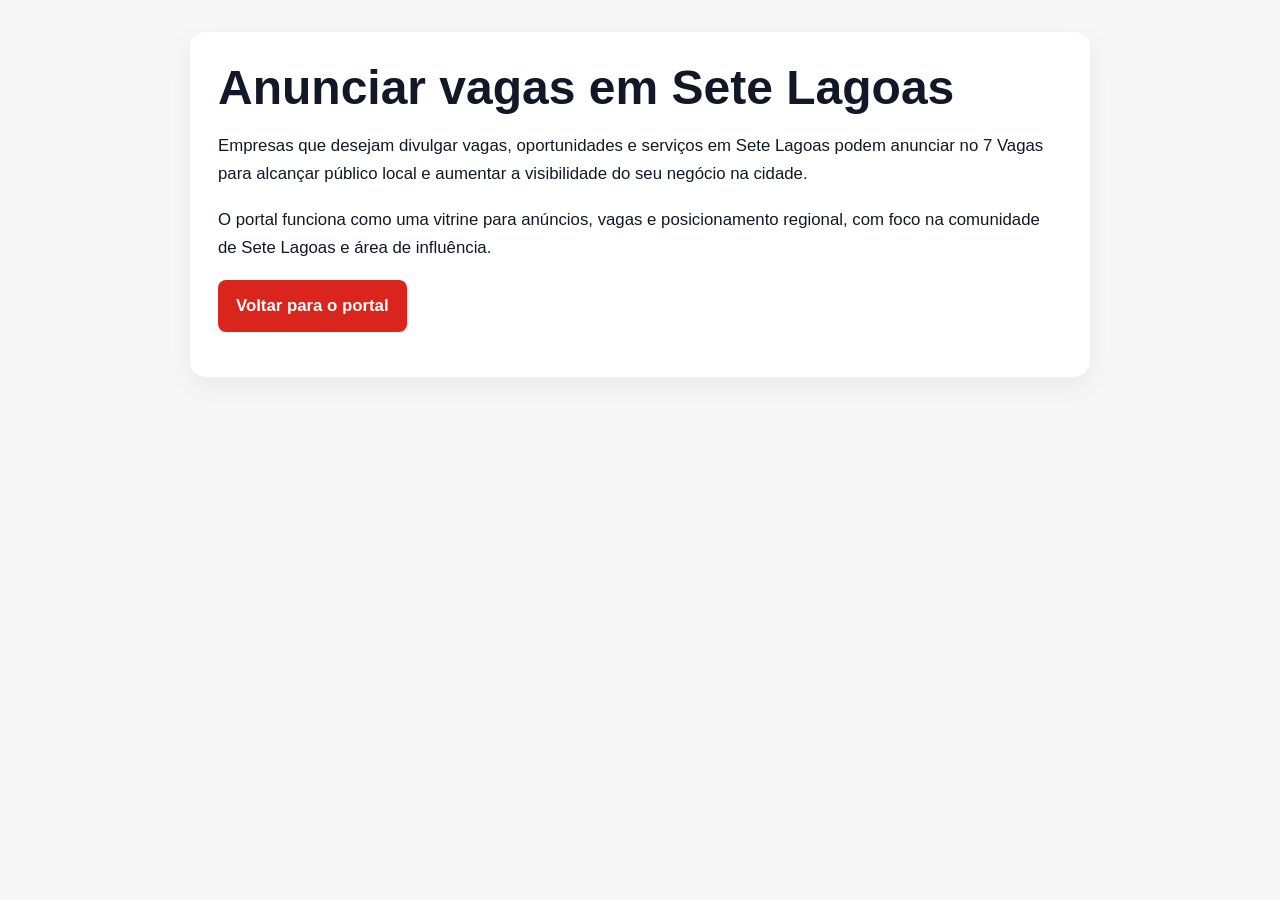
<file: public/anunciar-vagas-sete-lagoas.html>
<!DOCTYPE html>
<html lang="pt-BR">
<head>
  <meta charset="UTF-8" />
  <meta name="viewport" content="width=device-width, initial-scale=1.0" />
  <title>Anunciar vagas em Sete Lagoas | 7 Vagas</title>
  <meta name="description" content="Divulgue vagas, produtos e serviços em Sete Lagoas com o 7 Vagas e alcance candidatos na cidade." />
  <meta name="robots" content="index,follow" />
  <link rel="canonical" href="https://setelagoasvagas.web.app/anunciar-vagas-sete-lagoas.html" />
  <style>
    body { font-family: Arial, sans-serif; margin: 0; background: #f7f7f7; color: #111827; }
    .wrap { max-width: 900px; margin: 0 auto; padding: 32px 20px 80px; }
    .card { background: white; border-radius: 16px; padding: 28px; box-shadow: 0 10px 30px rgba(0,0,0,.06); }
    h1 { font-size: clamp(2rem, 4vw, 3rem); margin: 0 0 16px; }
    p { line-height: 1.7; font-size: 1.05rem; }
    a { color: #DA251D; }
    .btn { display: inline-block; background: #DA251D; color: white; padding: 12px 18px; border-radius: 8px; text-decoration: none; font-weight: 700; }
  </style>
</head>
<body>
  <div class="wrap">
    <div class="card">
      <h1>Anunciar vagas em Sete Lagoas</h1>
      <p>Empresas que desejam divulgar vagas, oportunidades e serviços em Sete Lagoas podem anunciar no 7 Vagas para alcançar público local e aumentar a visibilidade do seu negócio na cidade.</p>
      <p>O portal funciona como uma vitrine para anúncios, vagas e posicionamento regional, com foco na comunidade de Sete Lagoas e área de influência.</p>
      <p><a class="btn" href="/">Voltar para o portal</a></p>
    </div>
  </div>
</body>
</html>
</file>
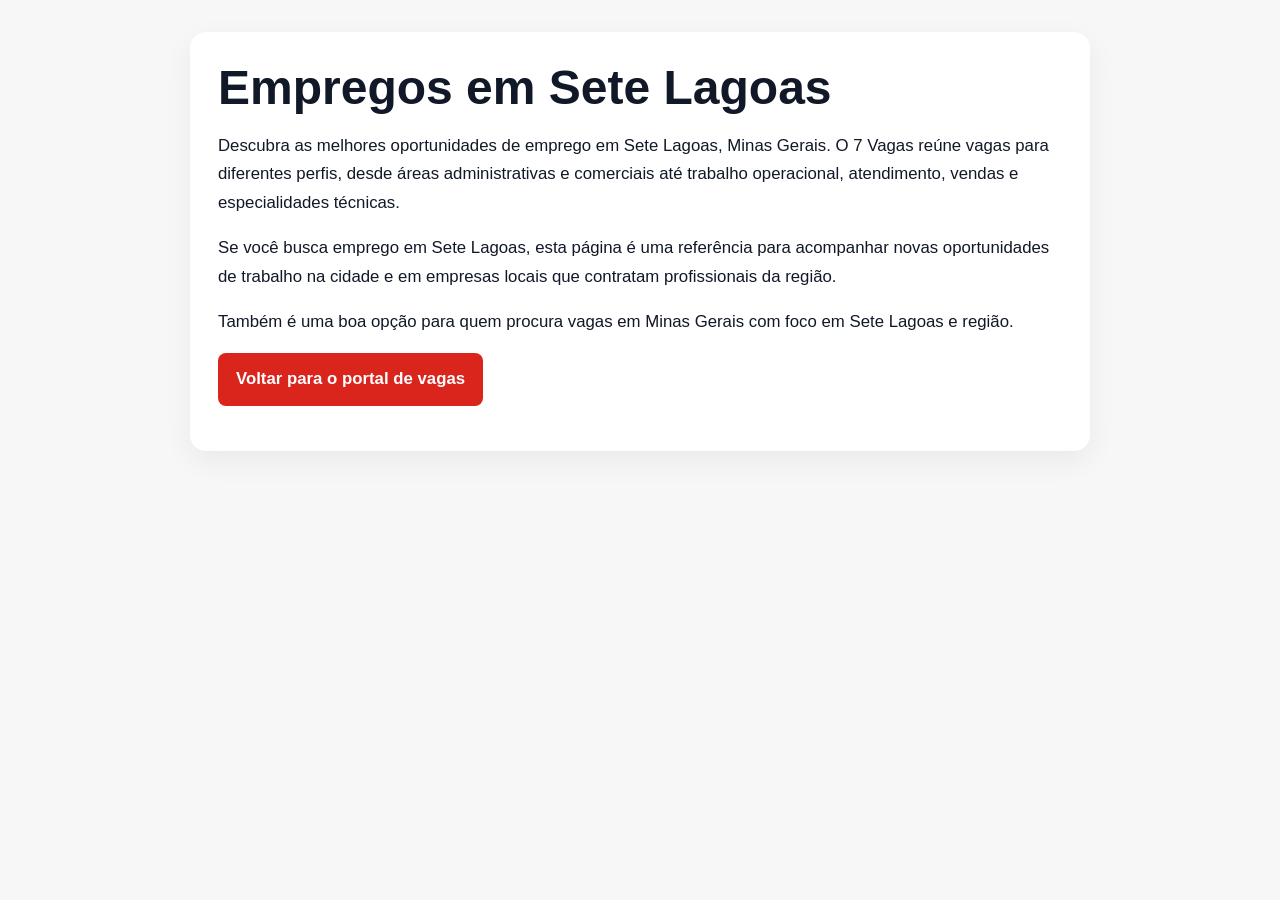
<file: public/empregos-sete-lagoas.html>
<!DOCTYPE html>
<html lang="pt-BR">
<head>
  <meta charset="UTF-8" />
  <meta name="viewport" content="width=device-width, initial-scale=1.0" />
  <title>Empregos em Sete Lagoas | Vagas em Sete Lagoas, MG</title>
  <meta name="description" content="Encontre empregos em Sete Lagoas, MG e oportunidades de trabalho em empresas locais. Veja vagas e oportunidades para diversas áreas." />
  <meta name="robots" content="index,follow" />
  <link rel="canonical" href="https://setelagoasvagas.web.app/empregos-sete-lagoas.html" />
  <style>
    body { font-family: Arial, sans-serif; margin: 0; background: #f7f7f7; color: #111827; }
    .wrap { max-width: 900px; margin: 0 auto; padding: 32px 20px 80px; }
    .card { background: white; border-radius: 16px; padding: 28px; box-shadow: 0 10px 30px rgba(0,0,0,.06); }
    h1 { font-size: clamp(2rem, 4vw, 3rem); margin: 0 0 16px; }
    p { line-height: 1.7; font-size: 1.05rem; }
    a { color: #DA251D; }
    .btn { display: inline-block; background: #DA251D; color: white; padding: 12px 18px; border-radius: 8px; text-decoration: none; font-weight: 700; }
  </style>
</head>
<body>
  <div class="wrap">
    <div class="card">
      <h1>Empregos em Sete Lagoas</h1>
      <p>Descubra as melhores oportunidades de emprego em Sete Lagoas, Minas Gerais. O 7 Vagas reúne vagas para diferentes perfis, desde áreas administrativas e comerciais até trabalho operacional, atendimento, vendas e especialidades técnicas.</p>
      <p>Se você busca emprego em Sete Lagoas, esta página é uma referência para acompanhar novas oportunidades de trabalho na cidade e em empresas locais que contratam profissionais da região.</p>
      <p>Também é uma boa opção para quem procura vagas em Minas Gerais com foco em Sete Lagoas e região.</p>
      <p><a class="btn" href="/">Voltar para o portal de vagas</a></p>
    </div>
  </div>
</body>
</html>
</file>
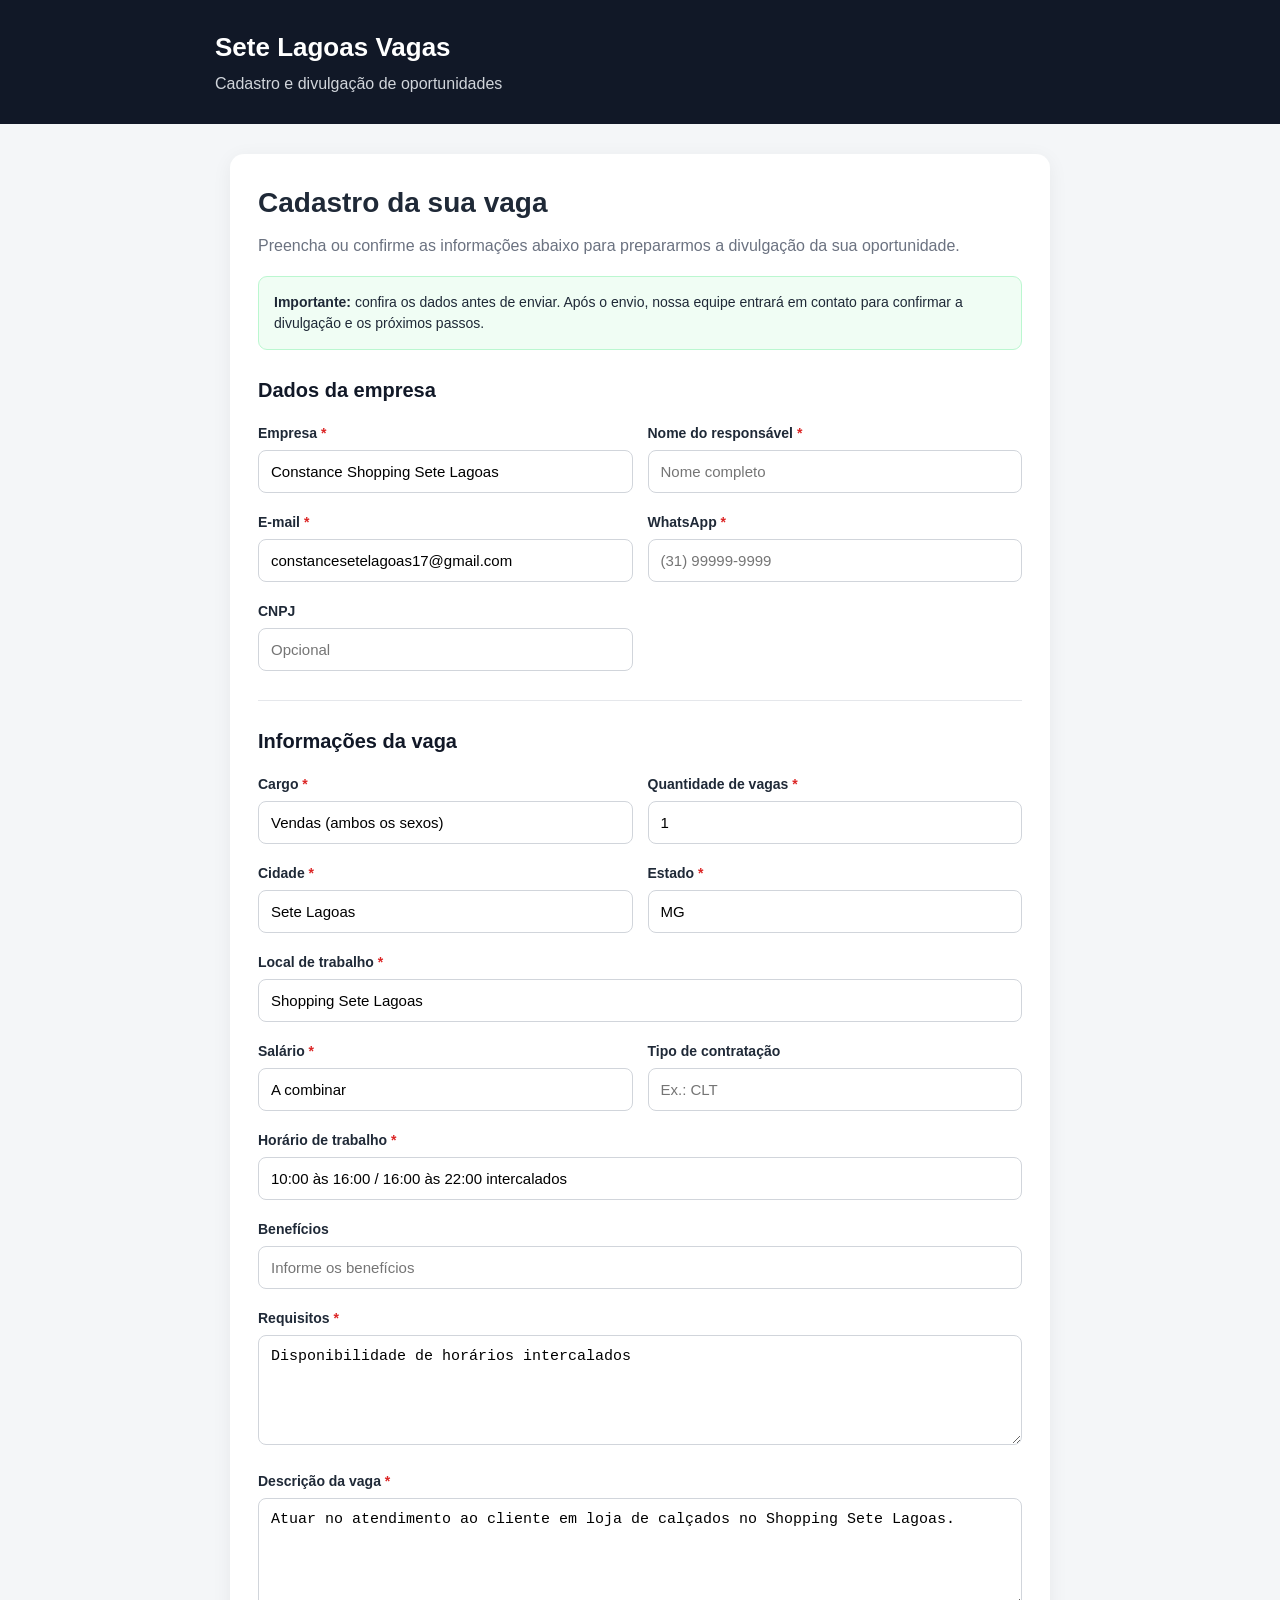
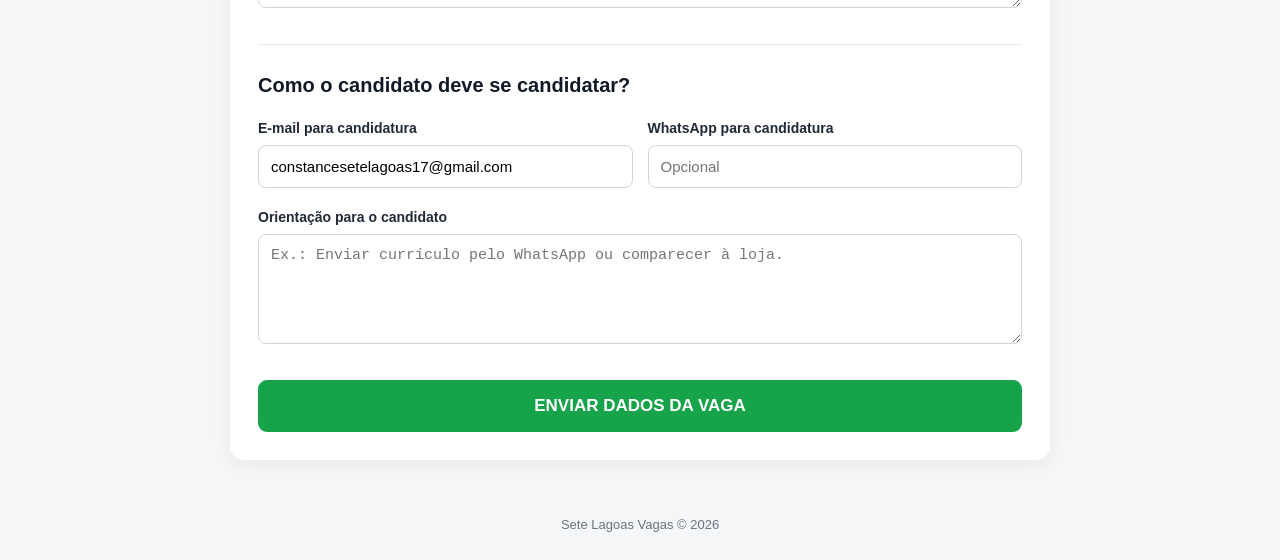
<file: public/formulario.html>
<!DOCTYPE html>
<html lang="pt-BR">
<head>
<meta charset="UTF-8">
<meta name="viewport" content="width=device-width, initial-scale=1.0">

<title>Cadastro de Vaga | Sete Lagoas Vagas</title>

<style>
*{
    box-sizing:border-box;
    margin:0;
    padding:0;
}

body{
    font-family:Arial, Helvetica, sans-serif;
    background:#f4f6f8;
    color:#1f2937;
    line-height:1.5;
}

header{
    background:#111827;
    color:white;
    padding:28px 20px;
}

.header{
    max-width:850px;
    margin:auto;
}

.logo{
    font-size:26px;
    font-weight:800;
}

.header p{
    margin-top:5px;
    color:#d1d5db;
}

.container{
    max-width:850px;
    margin:30px auto;
    padding:0 15px;
}

.card{
    background:white;
    border-radius:14px;
    padding:28px;
    box-shadow:0 4px 20px rgba(0,0,0,.06);
}

.intro{
    margin-bottom:25px;
}

.intro h1{
    font-size:28px;
    margin-bottom:10px;
}

.intro p{
    color:#6b7280;
}

.notice{
    margin-top:18px;
    background:#f0fdf4;
    border:1px solid #bbf7d0;
    padding:15px;
    border-radius:9px;
    font-size:14px;
}

h2{
    font-size:20px;
    margin:25px 0 18px;
    color:#111827;
}

h2:first-child{
    margin-top:0;
}

.grid{
    display:grid;
    grid-template-columns:1fr 1fr;
    gap:15px;
}

.field{
    margin-bottom:4px;
}

.full{
    grid-column:1/-1;
}

label{
    display:block;
    font-size:14px;
    font-weight:700;
    margin-bottom:6px;
}

.required{
    color:#dc2626;
}

input,
textarea,
select{
    width:100%;
    padding:12px;
    border:1px solid #d1d5db;
    border-radius:8px;
    font-size:15px;
    background:#fff;
}

textarea{
    min-height:110px;
    resize:vertical;
}

input:focus,
textarea:focus,
select:focus{
    outline:none;
    border-color:#16a34a;
    box-shadow:0 0 0 2px rgba(22,163,74,.08);
}

.section{
    border-top:1px solid #e5e7eb;
    padding-top:25px;
    margin-top:25px;
}

button{
    width:100%;
    margin-top:25px;
    padding:16px;
    border:none;
    border-radius:9px;
    background:#16a34a;
    color:white;
    font-size:17px;
    font-weight:700;
    cursor:pointer;
}

button:hover{
    background:#15803d;
}

.success{
    display:none;
    margin-top:20px;
    padding:18px;
    background:#dcfce7;
    border:1px solid #86efac;
    border-radius:10px;
}

.success strong{
    color:#166534;
}

footer{
    text-align:center;
    padding:25px;
    color:#6b7280;
    font-size:13px;
}

@media(max-width:700px){

    .grid{
        grid-template-columns:1fr;
    }

    .full{
        grid-column:auto;
    }

    .card{
        padding:20px;
    }

    .intro h1{
        font-size:24px;
    }
}
</style>
</head>

<body>

<header>

    <div class="header">

        <div class="logo">
            Sete Lagoas Vagas
        </div>

        <p>
            Cadastro e divulgação de oportunidades
        </p>

    </div>

</header>


<div class="container">

    <div class="card">

        <div class="intro">

            <h1>
                Cadastro da sua vaga
            </h1>

            <p>
                Preencha ou confirme as informações abaixo para
                prepararmos a divulgação da sua oportunidade.
            </p>

            <div class="notice">

                <strong>Importante:</strong>
                confira os dados antes de enviar.
                Após o envio, nossa equipe entrará em contato
                para confirmar a divulgação e os próximos passos.

            </div>

        </div>


        <!-- EMPRESA -->

        <h2>
            Dados da empresa
        </h2>

        <div class="grid">

            <div class="field">

                <label>
                    Empresa <span class="required">*</span>
                </label>

                <input
                    type="text"
                    id="empresa"
                    value="Constance Shopping Sete Lagoas"
                    required>

            </div>


            <div class="field">

                <label>
                    Nome do responsável <span class="required">*</span>
                </label>

                <input
                    type="text"
                    id="responsavel"
                    placeholder="Nome completo"
                    required>

            </div>


            <div class="field">

                <label>
                    E-mail <span class="required">*</span>
                </label>

                <input
                    type="email"
                    id="email"
                    value="constancesetelagoas17@gmail.com"
                    required>

            </div>


            <div class="field">

                <label>
                    WhatsApp <span class="required">*</span>
                </label>

                <input
                    type="tel"
                    id="telefone"
                    placeholder="(31) 99999-9999"
                    required>

            </div>


            <div class="field">

                <label>
                    CNPJ
                </label>

                <input
                    type="text"
                    id="cnpj"
                    placeholder="Opcional">

            </div>

        </div>


        <!-- VAGA -->

        <div class="section">

            <h2>
                Informações da vaga
            </h2>

            <div class="grid">

                <div class="field">

                    <label>
                        Cargo <span class="required">*</span>
                    </label>

                    <input
                        type="text"
                        id="cargo"
                        value="Vendas (ambos os sexos)"
                        required>

                </div>


                <div class="field">

                    <label>
                        Quantidade de vagas <span class="required">*</span>
                    </label>

                    <input
                        type="number"
                        id="quantidade"
                        value="1"
                        min="1"
                        required>

                </div>


                <div class="field">

                    <label>
                        Cidade <span class="required">*</span>
                    </label>

                    <input
                        type="text"
                        id="cidade"
                        value="Sete Lagoas"
                        required>

                </div>


                <div class="field">

                    <label>
                        Estado <span class="required">*</span>
                    </label>

                    <input
                        type="text"
                        id="estado"
                        value="MG"
                        required>

                </div>


                <div class="field full">

                    <label>
                        Local de trabalho <span class="required">*</span>
                    </label>

                    <input
                        type="text"
                        id="local"
                        value="Shopping Sete Lagoas"
                        required>

                </div>


                <div class="field">

                    <label>
                        Salário <span class="required">*</span>
                    </label>

                    <input
                        type="text"
                        id="salario"
                        value="A combinar"
                        required>

                </div>


                <div class="field">

                    <label>
                        Tipo de contratação
                    </label>

                    <input
                        type="text"
                        id="contratacao"
                        placeholder="Ex.: CLT">

                </div>


                <div class="field full">

                    <label>
                        Horário de trabalho <span class="required">*</span>
                    </label>

                    <input
                        type="text"
                        id="horario"
                        value="10:00 às 16:00 / 16:00 às 22:00 intercalados"
                        required>

                </div>


                <div class="field full">

                    <label>
                        Benefícios
                    </label>

                    <input
                        type="text"
                        id="beneficios"
                        placeholder="Informe os benefícios">

                </div>


                <div class="field full">

                    <label>
                        Requisitos <span class="required">*</span>
                    </label>

                    <textarea id="requisitos">Disponibilidade de horários intercalados</textarea>

                </div>


                <div class="field full">

                    <label>
                        Descrição da vaga <span class="required">*</span>
                    </label>

                    <textarea id="descricao">Atuar no atendimento ao cliente em loja de calçados no Shopping Sete Lagoas.</textarea>

                </div>

            </div>

        </div>


        <!-- CANDIDATURA -->

        <div class="section">

            <h2>
                Como o candidato deve se candidatar?
            </h2>

            <div class="grid">

                <div class="field">

                    <label>
                        E-mail para candidatura
                    </label>

                    <input
                        type="email"
                        id="emailCandidatura"
                        value="constancesetelagoas17@gmail.com">

                </div>


                <div class="field">

                    <label>
                        WhatsApp para candidatura
                    </label>

                    <input
                        type="tel"
                        id="whatsappCandidatura"
                        placeholder="Opcional">

                </div>


                <div class="field full">

                    <label>
                        Orientação para o candidato
                    </label>

                    <textarea
                        id="orientacao"
                        placeholder="Ex.: Enviar currículo pelo WhatsApp ou comparecer à loja."></textarea>

                </div>

            </div>

        </div>


        <!-- BOTÃO -->

        <button onclick="enviarFormulario()">

            ENVIAR DADOS DA VAGA

        </button>


        <div
            class="success"
            id="success">

            <strong>
                Dados preparados com sucesso!
            </strong>

            <p style="margin-top:8px;">
                Sua solicitação foi preparada para envio.
                Nossa equipe entrará em contato para confirmar
                os dados e os próximos passos da divulgação.
            </p>

        </div>

    </div>

</div>


<footer>

    Sete Lagoas Vagas © 2026

</footer>


<script>

function enviarFormulario(){

    const campos = [

        "empresa",
        "responsavel",
        "email",
        "telefone",
        "cargo",
        "quantidade",
        "cidade",
        "estado",
        "local",
        "salario",
        "horario",
        "requisitos",
        "descricao"

    ];


    for(const id of campos){

        const campo =
            document.getElementById(id);

        if(!campo.value.trim()){

            alert(
                "Preencha todos os campos obrigatórios."
            );

            campo.focus();

            return;

        }

    }


    const dados = {

        empresa:
            document.getElementById("empresa").value,

        responsavel:
            document.getElementById("responsavel").value,

        email:
            document.getElementById("email").value,

        telefone:
            document.getElementById("telefone").value,

        cnpj:
            document.getElementById("cnpj").value,

        cargo:
            document.getElementById("cargo").value,

        quantidade:
            document.getElementById("quantidade").value,

        cidade:
            document.getElementById("cidade").value,

        estado:
            document.getElementById("estado").value,

        local:
            document.getElementById("local").value,

        salario:
            document.getElementById("salario").value,

        contratacao:
            document.getElementById("contratacao").value,

        horario:
            document.getElementById("horario").value,

        beneficios:
            document.getElementById("beneficios").value,

        requisitos:
            document.getElementById("requisitos").value,

        descricao:
            document.getElementById("descricao").value,

        emailCandidatura:
            document.getElementById("emailCandidatura").value,

        whatsappCandidatura:
            document.getElementById("whatsappCandidatura").value,

        orientacao:
            document.getElementById("orientacao").value,

        data:
            new Date().toLocaleString("pt-BR")

    };


    /*
       POR ENQUANTO:
       envia os dados para o WhatsApp administrativo.

       Depois podemos trocar esta função por Firebase
       e salvar automaticamente no banco.
    */


    const mensagem =

`NOVA SOLICITAÇÃO DE VAGA

EMPRESA
${dados.empresa}

RESPONSÁVEL
${dados.responsavel}

CNPJ
${dados.cnpj || "Não informado"}

E-MAIL
${dados.email}

WHATSAPP
${dados.telefone}

VAGA
Cargo: ${dados.cargo}
Quantidade: ${dados.quantidade}
Local: ${dados.local}
Cidade: ${dados.cidade}/${dados.estado}

SALÁRIO
${dados.salario}

TIPO DE CONTRATAÇÃO
${dados.contratacao || "Não informado"}

HORÁRIO
${dados.horario}

BENEFÍCIOS
${dados.beneficios || "Não informado"}

REQUISITOS
${dados.requisitos}

DESCRIÇÃO
${dados.descricao}

CANDIDATURA
E-mail: ${dados.emailCandidatura || "Não informado"}
WhatsApp: ${dados.whatsappCandidatura || "Não informado"}

ORIENTAÇÃO AO CANDIDATO
${dados.orientacao || "Não informado"}

DATA DO CADASTRO
${dados.data}`;


    /*
       COLOQUE AQUI O SEU NÚMERO ADMINISTRATIVO.
    */

    const numeroAdmin =
        "5531971656313";


    const url =
        "https://wa.me/" +
        numeroAdmin +
        "?text=" +
        encodeURIComponent(mensagem);


    window.open(
        url,
        "_blank"
    );


    document.getElementById(
        "success"
    ).style.display = "block";

}

</script>

</body>
</html>
</file>
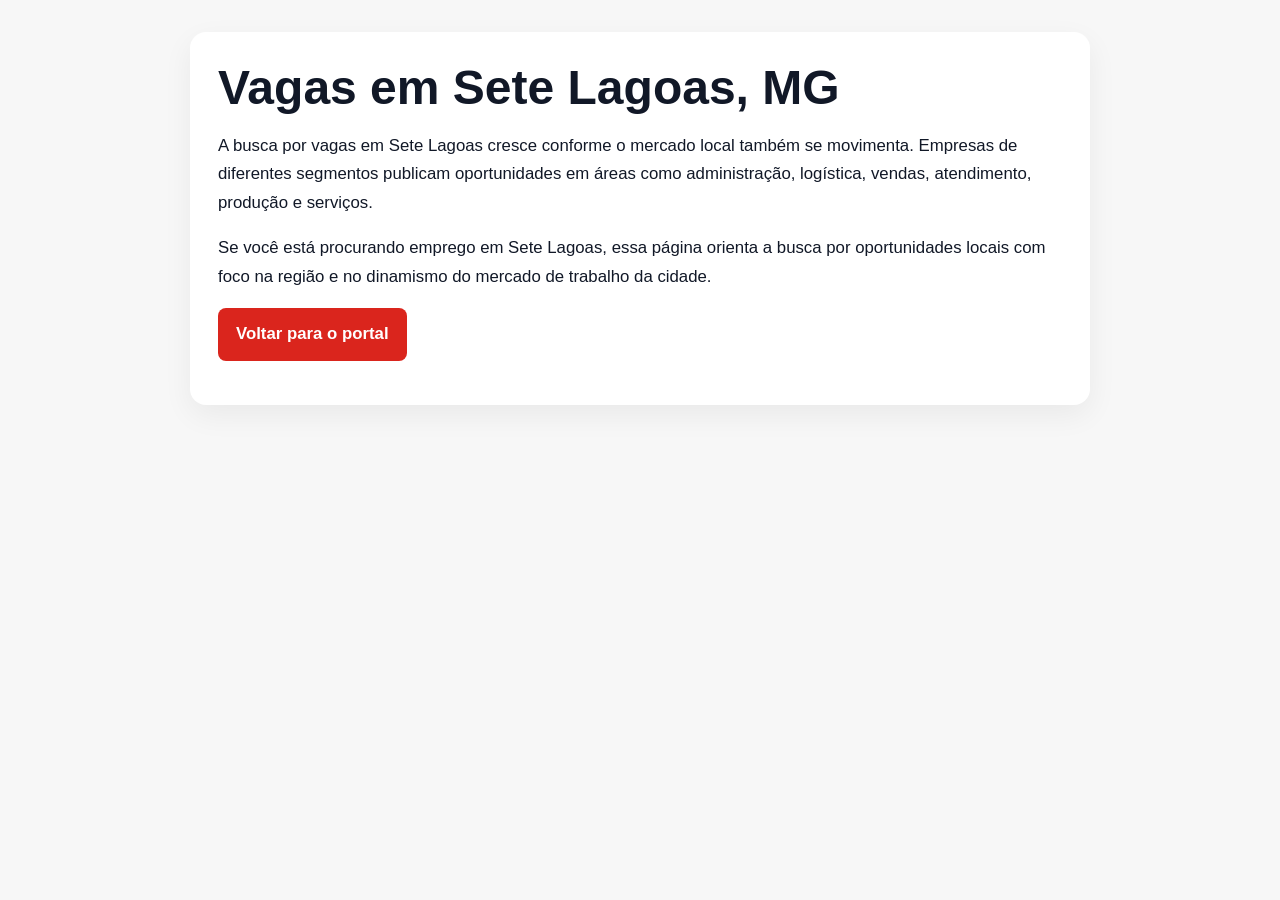
<file: public/vagas-sete-lagoas-mg.html>
<!DOCTYPE html>
<html lang="pt-BR">
<head>
  <meta charset="UTF-8" />
  <meta name="viewport" content="width=device-width, initial-scale=1.0" />
  <title>Vagas em Sete Lagoas MG | Oportunidades de Emprego</title>
  <meta name="description" content="Veja vagas em Sete Lagoas, MG com oportunidades de trabalho em diferentes áreas e empresas da cidade." />
  <meta name="robots" content="index,follow" />
  <link rel="canonical" href="https://setelagoasvagas.web.app/vagas-sete-lagoas-mg.html" />
  <style>
    body { font-family: Arial, sans-serif; margin: 0; background: #f7f7f7; color: #111827; }
    .wrap { max-width: 900px; margin: 0 auto; padding: 32px 20px 80px; }
    .card { background: white; border-radius: 16px; padding: 28px; box-shadow: 0 10px 30px rgba(0,0,0,.06); }
    h1 { font-size: clamp(2rem, 4vw, 3rem); margin: 0 0 16px; }
    p { line-height: 1.7; font-size: 1.05rem; }
    a { color: #DA251D; }
    .btn { display: inline-block; background: #DA251D; color: white; padding: 12px 18px; border-radius: 8px; text-decoration: none; font-weight: 700; }
  </style>
</head>
<body>
  <div class="wrap">
    <div class="card">
      <h1>Vagas em Sete Lagoas, MG</h1>
      <p>A busca por vagas em Sete Lagoas cresce conforme o mercado local também se movimenta. Empresas de diferentes segmentos publicam oportunidades em áreas como administração, logística, vendas, atendimento, produção e serviços.</p>
      <p>Se você está procurando emprego em Sete Lagoas, essa página orienta a busca por oportunidades locais com foco na região e no dinamismo do mercado de trabalho da cidade.</p>
      <p><a class="btn" href="/">Voltar para o portal</a></p>
    </div>
  </div>
</body>
</html>
</file>
